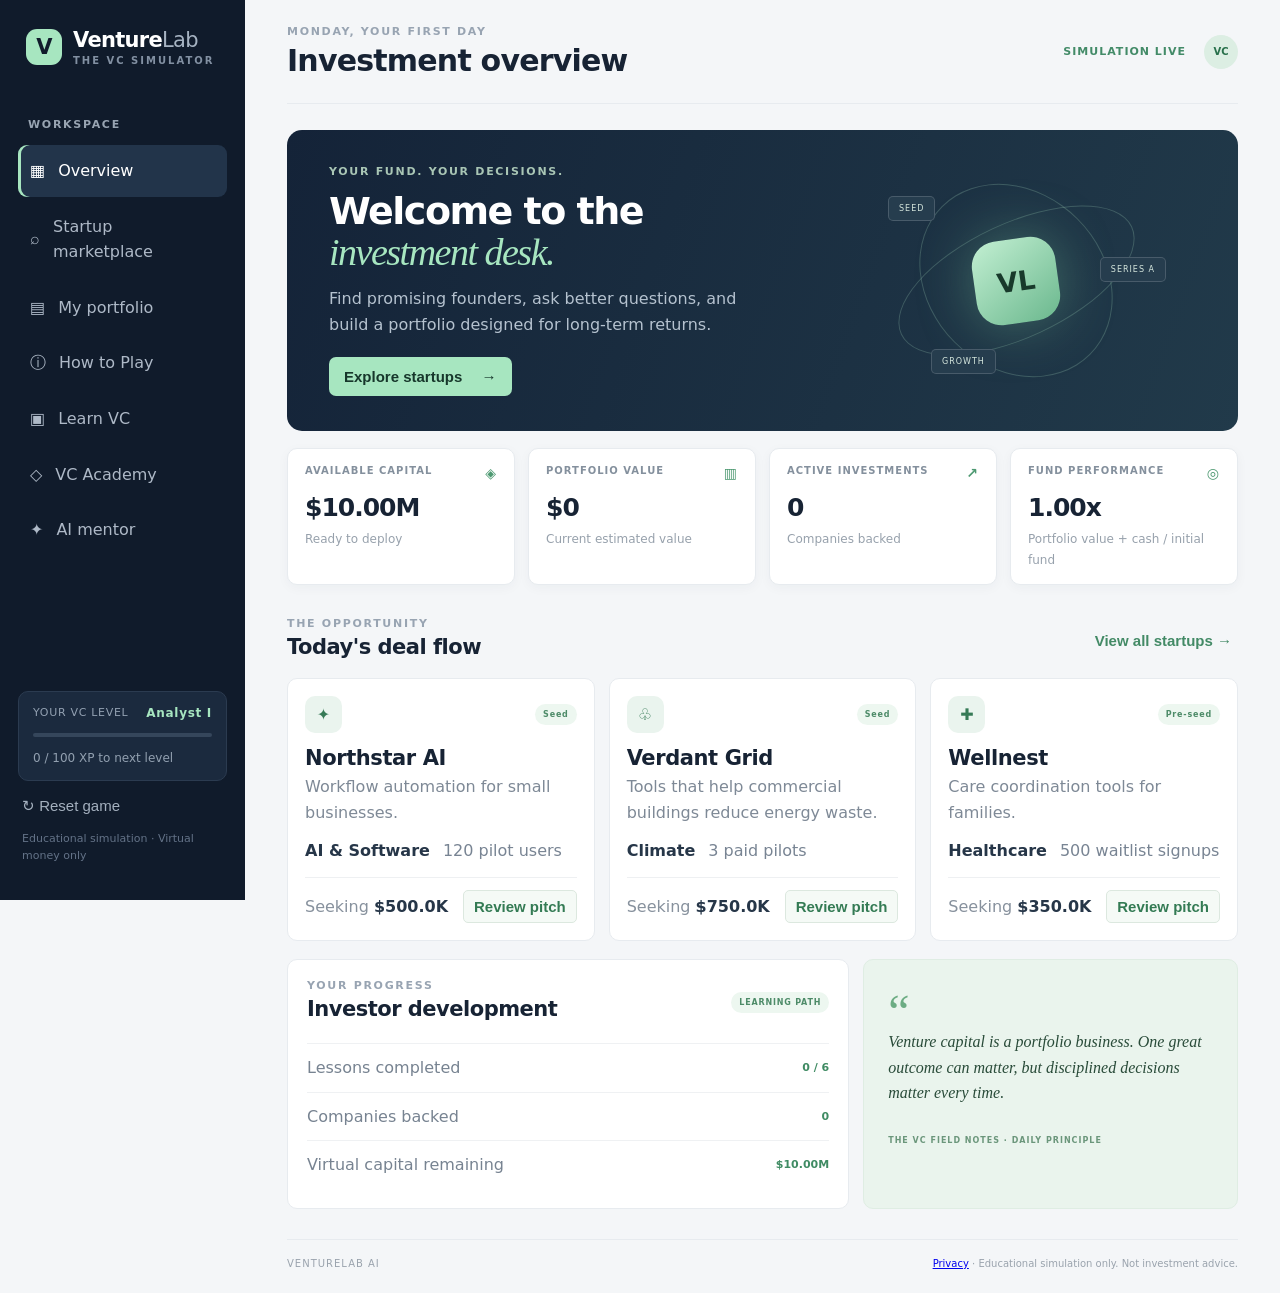
<file: index.html>
<!doctype html>
<html lang="en">
<head>
  <meta charset="utf-8">
  <meta name="viewport" content="width=device-width,initial-scale=1">
  <meta name="theme-color" content="#101827">
  <meta name="description" content="Learn venture capital by building a virtual startup portfolio.">
  <title>VentureLab — Learn to invest</title>
  <link rel="manifest" href="manifest.webmanifest">
  <link rel="icon" href="assets/icon.svg" type="image/svg+xml">
  <link rel="stylesheet" href="styles.css">
</head>
<body>
  <div class="shell">
    <aside class="sidebar">
      <a class="brand" href="#"><span class="brand-mark">V</span><span>Venture<span class="muted">Lab</span><small>THE VC SIMULATOR</small></span></a>
      <div class="nav-label">WORKSPACE</div>
      <button class="nav active" data-view="overview">▦ <span>Overview</span></button>
      <button class="nav" data-view="marketplace">⌕ <span>Startup marketplace</span></button>
      <button class="nav" data-view="portfolio">▤ <span>My portfolio</span></button>
      <button class="nav" data-view="howtoplay">ⓘ <span>How to Play</span></button>
      <button class="nav" data-view="learnvc">▣ <span>Learn VC</span></button>
      <button class="nav" data-view="academy">◇ <span>VC Academy</span></button>
      <button class="nav" data-view="mentor">✦ <span>AI mentor</span></button>
      <div class="sidebar-bottom">
        <div class="level-card"><div class="level-top"><span>YOUR VC LEVEL</span><b id="levelName">Analyst I</b></div><div class="progress"><i id="xpBar"></i></div><small id="xpText">0 / 100 XP to next level</small></div>
        <button class="reset-link" id="resetBtn">↻ Reset game</button>
        <p class="side-note">Educational simulation · Virtual money only</p>
      </div>
    </aside>

    <main class="main">
      <header class="topbar">
        <div><div class="eyebrow">MONDAY, YOUR FIRST DAY</div><h1 id="pageTitle">Investment overview</h1></div>
        <div class="top-actions"><span class="status-dot">SIMULATION LIVE</span><div class="avatar">VC</div></div>
      </header>

      <section id="overview" class="view active">
        <div class="welcome">
          <div><div class="eyebrow light">YOUR FUND. YOUR DECISIONS.</div><h2>Welcome to the<br><em>investment desk.</em></h2><p>Find promising founders, ask better questions, and build a portfolio designed for long-term returns.</p><button class="primary" data-go="marketplace">Explore startups <span>→</span></button></div>
          <div class="welcome-art"><div class="orbit orbit-one"></div><div class="orbit orbit-two"></div><div class="orb-core">VL</div><div class="float-tag tag-one">SEED</div><div class="float-tag tag-two">SERIES A</div><div class="float-tag tag-three">GROWTH</div></div>
        </div>
        <div class="metrics">
          <article class="metric"><div class="metric-head">AVAILABLE CAPITAL <span>◈</span></div><strong id="cashMetric">$10.00M</strong><small>Ready to deploy</small></article>
          <article class="metric"><div class="metric-head">PORTFOLIO VALUE <span>▥</span></div><strong id="portfolioMetric">$0</strong><small>Current estimated value</small></article>
          <article class="metric"><div class="metric-head">ACTIVE INVESTMENTS <span>↗</span></div><strong id="investmentsMetric">0</strong><small>Companies backed</small></article>
          <article class="metric"><div class="metric-head">FUND PERFORMANCE <span>◎</span></div><strong id="multipleMetric">0.00x</strong><small>Portfolio value + cash / initial fund</small></article>
        </div>
        <div class="section-heading"><div><div class="eyebrow">THE OPPORTUNITY</div><h3>Today's deal flow</h3></div><button class="text-button" data-go="marketplace">View all startups →</button></div>
        <div id="featuredGrid" class="startup-grid"></div>
        <div class="bottom-grid">
          <article class="panel"><div class="panel-heading"><div><div class="eyebrow">YOUR PROGRESS</div><h3>Investor development</h3></div><span class="pill">LEARNING PATH</span></div><div id="progressItems"></div></article>
          <article class="panel quote-panel"><div class="quote-mark">“</div><p id="dailyTip">Venture capital is a portfolio business. One great outcome can matter, but disciplined decisions matter every time.</p><small>THE VC FIELD NOTES · DAILY PRINCIPLE</small></article>
        </div>
      </section>

      <section id="marketplace" class="view">
        <div class="intro-row"><div><div class="eyebrow">DEAL FLOW</div><h2>Find the next breakout.</h2><p>Review founder pitches and decide which companies deserve a closer look.</p></div><button class="primary" id="generateBtn">✦ Generate new startups</button></div>
        <div class="filter-row"><div class="search-box">⌕ <input id="searchInput" placeholder="Search startups or industries..."></div><select id="sectorFilter"><option value="All">All industries</option><option>AI & Software</option><option>Healthcare</option><option>Climate</option><option>Fintech</option><option>Consumer</option><option>Education</option></select></div>
        <div id="marketGrid" class="startup-grid"></div>
      </section>

      <section id="portfolio" class="view">
        <div class="intro-row"><div><div class="eyebrow">FUND MANAGEMENT</div><h2>Your investment portfolio.</h2><p>Track ownership, paper value, and available capital.</p></div><div class="fund-total"><small>AVAILABLE CAPITAL</small><strong id="cashPortfolio">$10.00M</strong></div></div>
        <div class="metrics compact"><article class="metric"><div class="metric-head">INVESTED CAPITAL</div><strong id="investedMetric">$0</strong></article><article class="metric"><div class="metric-head">PAPER VALUE</div><strong id="paperMetric">$0</strong></article><article class="metric"><div class="metric-head">UNREALIZED GAIN / LOSS</div><strong id="gainMetric">$0</strong></article></div>
        <div class="panel table-panel"><div class="panel-heading portfolio-tools"><div><h3>Portfolio companies</h3><span class="pill" id="portfolioCount">0 COMPANIES</span><small id="quarterLabel" class="quarter-label">Quarter 1 · Year 1</small></div><div class="tool-buttons"><button class="small-button" id="exportBtn">Export save</button><button class="small-button" id="importBtn">Import save</button><button class="primary" id="advanceBtn">Advance quarter →</button><input id="importFile" type="file" accept="application/json" hidden></div></div><div id="quarterReport" class="quarter-report" hidden></div><div id="portfolioTable" class="table-wrap"><div class="empty">You haven't made an investment yet. Explore the marketplace to find your first company.</div></div></div>
      </section>

      <section id="howtoplay" class="view">
        <div class="intro-row"><div><div class="eyebrow">PLAYER GUIDE</div><h2>How to play VentureLab.</h2><p>You are managing a fictional venture capital fund. Your job is to find promising startups, decide how much virtual money to invest, and learn how a portfolio changes over time.</p></div><div class="pill">START HERE · 5 STEPS</div></div>
        <div class="guide-grid">
          <article class="guide-card"><span class="guide-number">01</span><h3>Start with your fund</h3><p>You begin with <b>$10,000,000 in virtual capital</b>. This is your fund budget. It is not real money and cannot be withdrawn or spent outside the game.</p></article>
          <article class="guide-card"><span class="guide-number">02</span><h3>Explore the marketplace</h3><p>Open <b>Startup marketplace</b> to review fictional companies. Search by name or industry, read each pitch, and consider its product, customers, traction, team, and risks.</p></article>
          <article class="guide-card"><span class="guide-number">03</span><h3>Review and invest</h3><p>Select <b>Review pitch</b>, enter an investment amount, and check the estimated ownership preview. Choose an amount you can afford, then confirm your virtual investment.</p></article>
          <article class="guide-card"><span class="guide-number">04</span><h3>Manage your portfolio</h3><p>Visit <b>My portfolio</b> to see how much you invested, your estimated ownership, paper value, and gain or loss. You can export a save or import one later.</p></article>
          <article class="guide-card"><span class="guide-number">05</span><h3>Advance time and learn</h3><p>Choose <b>Advance quarter</b> to simulate the next three months. Company estimates may rise or fall. Complete VC Academy lessons to earn XP and build your investor level.</p></article>
          <article class="guide-card"><span class="guide-number">BONUS</span><h3>Try a simulated exit</h3><p>Use <b>Simulate exit</b> beside a portfolio company to model a fictional sale. The company leaves your portfolio and the game adds simulated proceeds to your virtual cash.</p></article>
        </div>
        <div class="panel guide-panel"><div class="eyebrow">GAME RULES</div><h3>Rules to remember</h3><ul class="rules-list"><li><b>Virtual money only:</b> all companies, investments, valuations, market changes, and exits are fictional game simulations.</li><li><b>Stay within your budget:</b> an investment must be at least $10,000 and cannot exceed your available virtual cash.</li><li><b>Ownership is an estimate:</b> the game calculates it as investment ÷ (pre-money valuation + investment).</li><li><b>Quarterly changes are random:</b> advancing a quarter changes portfolio paper values. These changes are not predictions of real company performance.</li><li><b>Learn before you invest:</b> use the VC Academy and mentor to understand terms and think through risks.</li><li><b>Progress is saved in this browser:</b> use Export save to keep a backup before switching devices or clearing browser data.</li></ul></div>
      </section>

      <section id="learnvc" class="view">
        <div class="intro-row"><div><div class="eyebrow">THE REAL-WORLD CONCEPTS</div><h2>Learn venture capital.</h2><p>Venture capital (VC) is a type of investing that provides money to young companies with the potential to grow. In return, investors usually receive an ownership stake. The concepts below explain what your actions in VentureLab represent.</p></div><div class="pill">CONCEPTS IN CONTEXT</div></div>
        <div class="guide-grid vc-grid">
          <article class="guide-card"><h3>What is a venture capitalist?</h3><p>A venture capitalist invests money from a fund into startups. The investor looks for companies that could grow significantly, while understanding that some startups may not succeed.</p><div class="game-connection"><b>In the game:</b> You act as the investor managing a $10M virtual fund.</div></article>
          <article class="guide-card"><h3>Deal flow</h3><p>Deal flow means the startups and investment opportunities an investor gets to review. Investors compare many opportunities before deciding which deserve attention.</p><div class="game-connection"><b>In the game:</b> The Startup marketplace is your deal flow. Search, compare, and review pitches.</div></article>
          <article class="guide-card"><h3>Due diligence</h3><p>Due diligence is the research an investor does before investing. It can include checking customer demand, competition, market size, finances, product quality, risks, and the founding team.</p><div class="game-connection"><b>In the game:</b> Reviewing a pitch is your first research step. Think about what you would need to verify before a real investment.</div></article>
          <article class="guide-card"><h3>Valuation</h3><p>Valuation is an estimate of what a company is worth. Pre-money valuation is the estimated value before a new investment. Post-money valuation is the pre-money value plus the new investment.</p><div class="game-connection"><b>In the game:</b> Each pitch shows a pre-money valuation. Your investment amount affects the estimated ownership preview.</div></article>
          <article class="guide-card"><h3>Equity and ownership</h3><p>Equity means ownership in a company. Investors often receive shares in exchange for funding. A larger investment relative to the company's post-money valuation generally means a larger ownership percentage.</p><div class="game-connection"><b>In the game:</b> The ownership percentage shown in the pitch dialog estimates the share of the company associated with your investment.</div></article>
          <article class="guide-card"><h3>Portfolio diversification</h3><p>A portfolio is the collection of investments a fund holds. Diversification means spreading investments across different companies or sectors rather than depending on just one outcome.</p><div class="game-connection"><b>In the game:</b> Your portfolio page shows all companies you back and how much virtual capital remains.</div></article>
          <article class="guide-card"><h3>Paper value vs. realized return</h3><p>Paper value is an estimate of what an investment may be worth now. It is not cash in your account. A realized return happens when an investment is sold or otherwise converted into proceeds.</p><div class="game-connection"><b>In the game:</b> Paper value changes as quarters pass. A simulated exit moves fictional proceeds into your virtual cash.</div></article>
          <article class="guide-card"><h3>Exit</h3><p>An exit is a way investors may receive a return, often when a startup is acquired by another company or becomes publicly traded. Exits are uncertain and can take years.</p><div class="game-connection"><b>In the game:</b> Simulate exit models one possible outcome. It is random and is not a forecast.</div></article>
          <article class="guide-card"><h3>Dilution</h3><p>Dilution happens when a company issues additional shares, often during a later funding round. Earlier investors usually own a smaller percentage afterward, even if the company has become more valuable.</p><div class="game-connection"><b>In the game:</b> Learn this concept in VC Academy and ask the mentor how future funding rounds can affect ownership.</div></article>
        </div>
        <div class="panel guide-panel"><div class="eyebrow">A SIMPLE EXAMPLE</div><h3>How an investment can work</h3><p>Imagine a fictional startup has a <b>$4 million pre-money valuation</b>. You invest <b>$1 million</b>. Its post-money valuation becomes $5 million, so your estimated ownership is $1 million ÷ $5 million = <b>20%</b>.</p><p>This is a simplified example. Real investment agreements can include additional terms that affect ownership and returns.</p><button class="primary" data-go="marketplace">Practice in the startup marketplace →</button></div>
      </section>

      <section id="academy" class="view">
        <div class="intro-row"><div><div class="eyebrow">LEARN BY DOING</div><h2>VC Academy.</h2><p>Build the knowledge to make thoughtful investment decisions.</p></div><div class="pill">SHORT LESSONS · EARN XP</div></div>
        <div id="lessonGrid" class="lesson-grid"></div>
      </section>

      <section id="mentor" class="view">
        <div class="intro-row"><div><div class="eyebrow">YOUR INVESTMENT COACH</div><h2>Ask the VC mentor.</h2><p>A built-in learning assistant that explains core venture concepts and reviews your game decisions.</p></div><span class="mentor-icon">✦</span></div>
        <div class="mentor-layout"><div class="panel chat-panel"><div class="chat-head"><div class="mentor-avatar">✦</div><div><b>VentureLab Mentor</b><small><span class="online-dot"></span> Learning mode · Available offline</small></div></div><div id="chatMessages" class="chat-messages"><div class="bubble assistant">Welcome to your investment desk. Ask me about valuation, dilution, due diligence, portfolio construction, or your current game. I'll help you understand the reasoning behind each decision.</div></div><form id="mentorForm" class="chat-form"><input id="mentorInput" placeholder="Ask about a VC concept or your portfolio..." autocomplete="off"><button class="primary" type="submit">Send ↑</button></form></div><div class="panel prompts"><div class="eyebrow">QUICK QUESTIONS</div><button data-prompt="Explain pre-money and post-money valuation with an example.">Pre-money vs. post-money</button><button data-prompt="How do I calculate my ownership percentage?">How does ownership work?</button><button data-prompt="What should I look for during due diligence?">Due diligence checklist</button><button data-prompt="Explain dilution in a future funding round.">What is dilution?</button><button data-prompt="Review my portfolio and tell me what I should learn from it.">Review my portfolio</button><div class="notice">This mentor uses a free, built-in knowledge base and game data. It is not a live generative AI service.</div></div></div>
      </section>

      <footer>VENTURELAB AI <span><a href="privacy.html">Privacy</a> · Educational simulation only. Not investment advice.</span></footer>
    </main>
  </div>

  <dialog id="startupDialog" class="modal"><div id="dialogContent"></div><button class="modal-close" id="closeDialog" aria-label="Close">×</button></dialog>
  <div id="toast" class="toast" role="status"></div>
  <script src="app.js"></script>
</body>
</html>
</file>
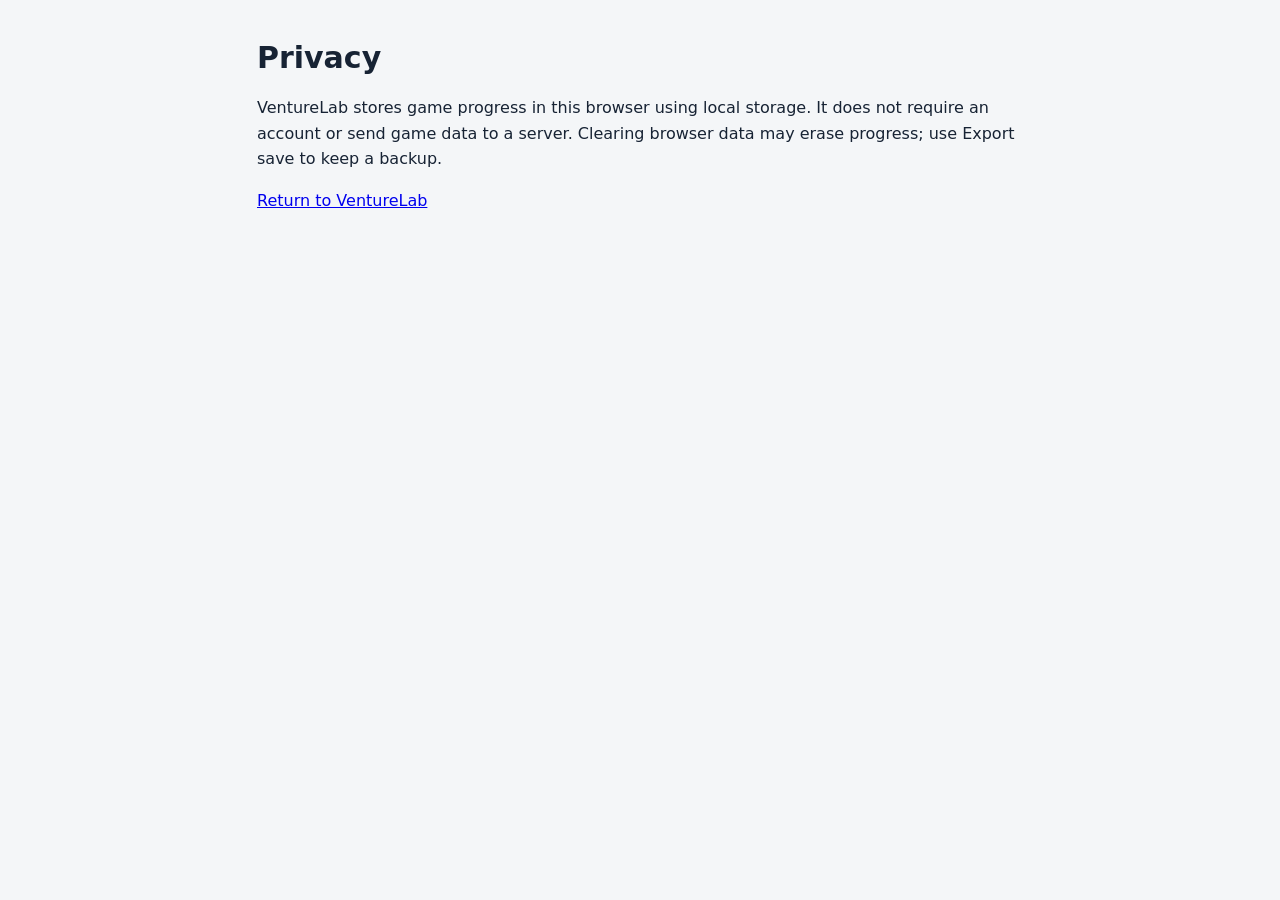
<file: privacy.html>
<!doctype html><html lang="en"><meta charset="utf-8"><meta name="viewport" content="width=device-width,initial-scale=1"><title>VentureLab Privacy</title><link rel="stylesheet" href="styles.css"><main class="main" style="margin:40px auto;max-width:850px"><h1>Privacy</h1><p>VentureLab stores game progress in this browser using local storage. It does not require an account or send game data to a server. Clearing browser data may erase progress; use Export save to keep a backup.</p><p><a href="./">Return to VentureLab</a></p></main></html>
</file>
<file: styles.css>
:root{--bg:#f4f6f8;--ink:#172334;--muted:#7b8796;--navy:#101b2b;--navy2:#18283d;--line:#e7ebef;--green:#a7e6c0;--green-dark:#237b52;--gold:#d8b878;--white:#fff;--shadow:0 12px 34px rgba(22,37,55,.07)}
*{box-sizing:border-box}body{margin:0;background:var(--bg);color:var(--ink);font-family:Inter,ui-sans-serif,system-ui,-apple-system,BlinkMacSystemFont,"Segoe UI",sans-serif;font-size:14px}.shell{min-height:100vh}.sidebar{position:fixed;inset:0 auto 0 0;width:245px;background:var(--navy);color:#fff;padding:28px 18px;display:flex;flex-direction:column;z-index:5}.brand{display:flex;align-items:center;gap:11px;color:#fff;text-decoration:none;font-size:19px;font-weight:750;letter-spacing:-.7px;margin:0 8px 52px}.brand-mark{width:36px;height:36px;border-radius:11px;background:var(--green);color:var(--navy);display:grid;place-items:center;font-size:21px;font-weight:900}.brand small{display:block;color:#8290a2;font-size:8px;letter-spacing:2px;margin-top:3px}.muted{color:#a6b3c2;font-weight:450}.nav-label,.eyebrow{font-size:9px;font-weight:800;letter-spacing:1.7px;color:#98a4b2}.nav-label{margin:0 10px 12px}.nav{border:0;background:none;color:#aeb9c7;padding:13px 12px;text-align:left;border-radius:9px;display:flex;gap:13px;align-items:center;font:inherit;cursor:pointer;margin:2px 0}.nav span{font-size:12px}.nav:hover,.nav.active{background:#22344a;color:#fff}.nav.active{box-shadow:inset 3px 0 var(--green)}.sidebar-bottom{margin-top:auto}.level-card{background:#1b2a3e;border:1px solid #2b3b50;padding:14px;border-radius:10px}.level-top{display:flex;justify-content:space-between;gap:8px;font-size:9px;color:#93a1b2;letter-spacing:.7px}.level-top b{color:var(--green);font-size:10px}.progress{height:4px;background:#35465b;border-radius:9px;margin:13px 0 8px;overflow:hidden}.progress i{display:block;width:0;height:100%;background:var(--green)}.level-card small{color:#92a0b0;font-size:9px}.reset-link{background:none;border:0;color:#a4b0be;padding:16px 4px 8px;cursor:pointer;font-size:11px}.side-note{font-size:9px;color:#637287;line-height:1.5;margin:8px 4px}.main{margin-left:245px;padding:0 42px;max-width:1600px}.topbar{height:104px;display:flex;align-items:center;justify-content:space-between;border-bottom:1px solid var(--line);margin-bottom:26px}.topbar h1{font-size:22px;letter-spacing:-.8px;margin:5px 0 0}.top-actions{display:flex;align-items:center;gap:18px}.status-dot{font-size:9px;color:#438b68;font-weight:800;letter-spacing:1px}.status-dot:before,.online-dot{display:inline-block;width:6px;height:6px;background:#56b782;border-radius:50%;margin-right:7px;vertical-align:middle}.avatar{height:34px;width:34px;border-radius:50%;display:grid;place-items:center;background:#dceee3;color:#28704b;font-weight:800;font-size:10px}.view{display:none;padding-bottom:30px}.view.active{display:block}.welcome{min-height:250px;border-radius:15px;background:linear-gradient(110deg,#142338,#213a4a);color:#fff;padding:35px 42px;display:flex;align-items:center;justify-content:space-between;overflow:hidden;position:relative}.welcome h2{font-size:34px;line-height:1.08;letter-spacing:-1.5px;margin:13px 0}.welcome h2 em{font-family:Georgia,serif;color:var(--green);font-weight:400}.welcome p{max-width:430px;color:#b5c2cf;font-size:12px;line-height:1.7;margin:0 0 20px}.eyebrow.light{color:#a9c6b5}.primary{border:0;background:var(--green);color:#17372b;border-radius:7px;padding:11px 15px;font-size:11px;font-weight:800;cursor:pointer;transition:.2s}.primary:hover{background:#c3f0d3;transform:translateY(-1px)}.primary span{margin-left:15px}.welcome-art{width:300px;height:220px;position:relative;display:grid;place-items:center;margin-right:30px}.orbit{position:absolute;border:1px solid rgba(173,226,195,.23);border-radius:50%;transform:rotate(-25deg)}.orbit-one{width:255px;height:115px}.orbit-two{width:210px;height:175px;transform:rotate(45deg)}.orb-core{width:84px;height:84px;border-radius:25px;display:grid;place-items:center;background:linear-gradient(145deg,#c2efd2,#6bb88e);color:#183a2b;font-size:27px;font-weight:900;box-shadow:0 0 55px #7bc79a66;transform:rotate(-8deg)}.float-tag{position:absolute;padding:7px 10px;border:1px solid #ffffff28;background:#263d4e;color:#d5e6dd;border-radius:5px;font-size:8px;letter-spacing:1px}.tag-one{top:25px;left:22px}.tag-two{right:0;top:86px}.tag-three{bottom:17px;left:65px}.metrics{display:grid;grid-template-columns:repeat(4,1fr);gap:13px;margin:17px 0 32px}.metric{background:#fff;border:1px solid var(--line);border-radius:10px;padding:16px 17px;box-shadow:0 3px 12px #1c30400a}.metric-head{font-size:8px;font-weight:800;letter-spacing:1px;color:#84909d;display:flex;justify-content:space-between}.metric-head span{font-size:14px;color:#4d9971}.metric strong{display:block;font-size:25px;letter-spacing:-1px;margin:12px 0 4px}.metric small{font-size:10px;color:#97a1ac}.section-heading,.panel-heading{display:flex;align-items:center;justify-content:space-between}.section-heading{margin:0 0 14px}.section-heading h3,.panel h3{font-size:17px;letter-spacing:-.5px;margin:5px 0}.text-button{border:0;background:none;color:#438a66;font-size:10px;font-weight:800;cursor:pointer}.startup-grid{display:grid;grid-template-columns:repeat(3,minmax(0,1fr));gap:14px}.startup-card,.panel{background:#fff;border:1px solid var(--line);border-radius:10px}.startup-card{padding:17px;transition:.2s}.startup-card:hover{transform:translateY(-2px);box-shadow:var(--shadow)}.card-top{display:flex;justify-content:space-between;align-items:center}.company-icon{height:37px;width:37px;border-radius:10px;display:grid;place-items:center;background:#eaf4ee;color:#367a56;font-size:16px;font-weight:850}.pill{font-size:8px;letter-spacing:.8px;font-weight:800;color:#4d8b68;background:#edf7f0;padding:6px 8px;border-radius:20px}.startup-card h3{font-size:15px;margin:13px 0 4px;letter-spacing:-.4px}.company-desc{color:#7e8996;font-size:10px;line-height:1.6;min-height:32px}.company-meta{display:flex;gap:13px;margin:13px 0;color:#788493;font-size:9px}.company-meta b{color:#263648}.card-foot{border-top:1px solid #eef0f2;padding-top:12px;display:flex;align-items:center;justify-content:space-between}.card-foot span{font-size:9px;color:#87919d}.card-foot b{color:#263648}.small-button{border:1px solid #dce8df;background:#f5faf6;color:#347b54;padding:7px 10px;border-radius:5px;font-size:9px;font-weight:800;cursor:pointer}.small-button:hover{background:#e7f5eb}.bottom-grid{display:grid;grid-template-columns:1.2fr .8fr;gap:14px;margin-top:18px}.panel{padding:19px}.panel-heading{margin-bottom:17px}.progress-row{display:flex;justify-content:space-between;align-items:center;padding:11px 0;border-top:1px solid #eff1f3;font-size:10px}.progress-row span{color:#778391}.progress-row b{color:#3f8b63;font-size:9px}.quote-panel{background:#eaf4ed;border-color:#dfede3;padding:24px}.quote-mark{font:48px Georgia;color:#6cac83;height:35px}.quote-panel p{font:italic 16px/1.55 Georgia;color:#294b39;margin:10px 0 20px}.quote-panel small{font-size:8px;color:#6b967b;letter-spacing:1px;font-weight:800}.intro-row{display:flex;justify-content:space-between;align-items:center;margin:8px 0 23px;gap:20px}.intro-row h2{font-size:26px;letter-spacing:-1px;margin:6px 0}.intro-row p{font-size:11px;color:#83909c;margin:0}.filter-row{display:flex;gap:10px;margin-bottom:16px}.search-box{background:#fff;border:1px solid var(--line);border-radius:7px;padding:0 12px;display:flex;align-items:center;gap:8px;flex:1;color:#85919e}.search-box input{border:0;outline:0;width:100%;padding:11px 0;font:inherit;font-size:11px}.filter-row select{border:1px solid var(--line);border-radius:7px;background:#fff;padding:0 12px;color:#536171;font:inherit;font-size:10px}.fund-total{background:#eaf4ed;border-radius:8px;padding:12px 17px}.fund-total small{display:block;font-size:8px;color:#6e927c;letter-spacing:1px;font-weight:800}.fund-total strong{display:block;font-size:20px;margin-top:4px}.metrics.compact{grid-template-columns:repeat(3,1fr);margin:0 0 18px}.compact .metric strong{font-size:22px}.table-panel{padding:20px}.table-wrap{overflow:auto}.table{width:100%;border-collapse:collapse;text-align:left;min-width:550px}.table th{font-size:8px;color:#8a95a1;letter-spacing:.8px;padding:10px;border-bottom:1px solid var(--line)}.table td{padding:13px 10px;border-bottom:1px solid #f0f2f4;font-size:10px}.table td b{font-size:10px}.empty{padding:32px;text-align:center;color:#87919d;font-size:11px;line-height:1.7}.lesson-grid{display:grid;grid-template-columns:repeat(3,1fr);gap:14px}.lesson{padding:20px;background:#fff;border:1px solid var(--line);border-radius:10px}.lesson-num{font-size:9px;color:#438b66;font-weight:900;letter-spacing:1px}.lesson h3{font-size:15px;margin:10px 0 7px}.lesson p{font-size:10px;line-height:1.65;color:#7e8996;min-height:48px}.lesson button{margin-top:9px}.lesson.done{border-color:#b8dfc5;background:#fbfefc}.mentor-icon{font-size:27px;color:#4e9a70}.mentor-layout{display:grid;grid-template-columns:1fr 250px;gap:15px}.chat-panel{padding:0;overflow:hidden}.chat-head{padding:16px 18px;border-bottom:1px solid var(--line);display:flex;align-items:center;gap:11px}.mentor-avatar{width:35px;height:35px;background:#e5f3e9;border-radius:10px;display:grid;place-items:center;color:#38845a}.chat-head b{display:block;font-size:11px}.chat-head small{font-size:9px;color:#8b96a1}.chat-messages{height:330px;overflow:auto;padding:18px;background:#fbfcfc}.bubble{max-width:85%;padding:12px 14px;border-radius:10px;font-size:11px;line-height:1.7;margin:0 0 12px;white-space:pre-wrap}.bubble.assistant{background:#edf4ef;color:#304b3b;border-top-left-radius:2px}.bubble.user{background:#1b2c40;color:#fff;margin-left:auto;border-top-right-radius:2px}.chat-form{padding:12px;display:flex;gap:8px;border-top:1px solid var(--line)}.chat-form input{flex:1;border:1px solid var(--line);border-radius:6px;padding:11px;font:inherit;font-size:10px;outline-color:#9dd8b2}.prompts{padding:17px}.prompts button{display:block;width:100%;text-align:left;background:#fff;border:1px solid var(--line);padding:10px;border-radius:6px;margin-top:9px;font-size:9px;color:#506071;cursor:pointer}.prompts button:hover{border-color:#9bcbaa;background:#f7fbf8}.notice{margin-top:16px;padding:10px;background:#f5f6f7;border-radius:6px;font-size:9px;line-height:1.6;color:#87919c}footer{border-top:1px solid var(--line);padding:18px 0 24px;color:#9aa3ad;font-size:8px;letter-spacing:1px;display:flex;justify-content:space-between}footer span{letter-spacing:0}.modal{border:0;border-radius:13px;padding:0;width:min(590px,calc(100% - 28px));box-shadow:0 25px 90px #0c182855;color:var(--ink)}.modal::backdrop{background:#0c1829a8;backdrop-filter:blur(3px)}#dialogContent{padding:27px}.modal-close{position:absolute;right:14px;top:10px;border:0;background:none;font-size:24px;color:#8b96a1;cursor:pointer}.modal h2{font-size:23px;margin:8px 0}.modal p{font-size:11px;line-height:1.7;color:#758291}.detail-stats{display:grid;grid-template-columns:repeat(3,1fr);gap:8px;margin:17px 0}.detail-stat{background:#f4f7f5;border-radius:7px;padding:11px}.detail-stat small{display:block;font-size:8px;color:#85918c}.detail-stat b{display:block;margin-top:6px;font-size:14px}.field{display:block;margin:12px 0}.field span{display:block;font-size:9px;color:#697785;margin-bottom:6px;font-weight:800}.field input,.field select{width:100%;border:1px solid var(--line);border-radius:6px;padding:10px;font:inherit;font-size:11px}.toast{position:fixed;bottom:20px;right:22px;background:#172b3c;color:#fff;padding:12px 16px;border-radius:7px;font-size:10px;box-shadow:var(--shadow);opacity:0;transform:translateY(8px);transition:.2s;pointer-events:none;z-index:20}.toast.show{opacity:1;transform:translateY(0)}
@media(max-width:1100px){.main{padding:0 25px}.startup-grid{grid-template-columns:repeat(2,1fr)}.welcome-art{margin-right:0;width:230px}.metrics{gap:8px}.metric{padding:13px}.metric strong{font-size:21px}}
@media(max-width:760px){.sidebar{position:sticky;top:0;width:auto;height:auto;inset:auto;padding:10px 12px;display:flex;flex-direction:row;align-items:center;overflow-x:auto}.brand{margin:0 15px 0 0;font-size:15px;flex-shrink:0}.brand-mark{width:30px;height:30px}.brand small,.nav-label,.sidebar-bottom{display:none}.nav{padding:9px 10px;white-space:nowrap;gap:6px;margin:0}.nav span{font-size:10px}.main{margin:0;padding:0 15px}.topbar{height:78px;margin-bottom:16px}.topbar h1{font-size:18px}.status-dot{display:none}.welcome{padding:25px;min-height:220px}.welcome h2{font-size:29px}.welcome-art{width:115px;transform:scale(.7);margin-left:-20px}.welcome p{font-size:10px}.metrics{grid-template-columns:repeat(2,1fr);margin:12px 0 23px}.metric strong{font-size:22px}.startup-grid{grid-template-columns:1fr}.bottom-grid,.mentor-layout{grid-template-columns:1fr}.intro-row{align-items:flex-start;flex-direction:column}.intro-row h2{font-size:23px}.filter-row{flex-wrap:wrap}.search-box{min-width:100%}.filter-row select{height:36px}.lesson-grid{grid-template-columns:1fr}.metrics.compact{grid-template-columns:1fr}.fund-total{width:100%}.chat-messages{height:300px}.prompts{order:-1}footer{gap:10px;line-height:1.5}footer span{text-align:right}.welcome-art{position:absolute;right:-24px;opacity:.55}.welcome>div:first-child{position:relative;z-index:1;max-width:80%}}

.portfolio-tools{align-items:center;gap:12px}.portfolio-tools h3{margin-bottom:8px}.quarter-label{display:block;color:#87929e;font-size:9px;margin-top:7px}.tool-buttons{display:flex;gap:7px;align-items:center;flex-wrap:wrap}.quarter-report{background:#eef7f0;border:1px solid #d8eadc;color:#315d41;padding:12px 14px;border-radius:7px;font-size:10px;line-height:1.6;margin:0 0 14px}.table td .exit-button{margin-top:5px;border:0;background:#f7eeee;color:#a45151;padding:5px 7px;border-radius:4px;font-size:8px;cursor:pointer}.table td .exit-button:hover{background:#f2dddd}
@media(max-width:760px){.portfolio-tools{align-items:flex-start;flex-direction:column}.tool-buttons{width:100%}.tool-buttons button{flex:1}.tool-buttons .primary{flex:1.4}}

/* Readability update */
body{font-size:16px}
.nav-label,.eyebrow{font-size:11px}
.brand{font-size:21px}.brand small{font-size:10px}
.nav span{font-size:14px}
.level-top{font-size:11px}.level-top b,.level-card small{font-size:12px}
.reset-link{font-size:13px}.side-note{font-size:11px}
.topbar h1{font-size:25px}.status-dot{font-size:11px}
.welcome p{font-size:14px}.primary{font-size:13px}
.metric-head{font-size:10px}.metric small{font-size:12px}
.company-desc{font-size:12px}.company-meta{font-size:11px}
.card-foot span{font-size:11px}.small-button{font-size:11px}
.progress-row{font-size:12px}.progress-row b{font-size:11px}
.intro-row p{font-size:13px}.search-box input,.filter-row select{font-size:13px}
.table th{font-size:10px}.table td,.table td b{font-size:12px}
.empty{font-size:13px}.lesson-num{font-size:11px}.lesson p{font-size:12px}
.chat-head b{font-size:13px}.chat-head small{font-size:11px}
.bubble{font-size:13px}.chat-form input{font-size:13px}
.prompts button{font-size:11px}.notice{font-size:11px}
footer{font-size:10px}.modal p{font-size:13px}
.detail-stat small{font-size:10px}.field span{font-size:11px}
.field input,.field select{font-size:13px}.toast{font-size:12px}
.quarter-label{font-size:11px}.quarter-report{font-size:12px}


/* Player guide and venture-capital learning sections */
.guide-grid{display:grid;grid-template-columns:repeat(2,minmax(0,1fr));gap:16px;margin:20px 0}
.guide-card{background:#fff;border:1px solid var(--line);border-radius:10px;padding:20px;box-shadow:var(--shadow)}
.guide-card h3{font-size:18px;margin:8px 0 10px;color:var(--ink)}
.guide-card p,.guide-panel p{font-size:14px;line-height:1.75;color:#687786;margin:0}
.guide-number{display:inline-flex;align-items:center;justify-content:center;width:34px;height:34px;border-radius:9px;background:#edf5ef;color:#34734a;font-weight:800;font-size:13px}
.guide-panel{padding:22px;margin:20px 0}
.guide-panel h3{margin:8px 0 12px}
.rules-list{padding-left:21px;margin:12px 0 0;color:#687786;font-size:14px;line-height:1.8}
.rules-list li{padding:4px 0}
.game-connection{margin-top:15px;padding:12px 13px;background:#f3f7f4;border-left:3px solid #8eb99a;border-radius:5px;color:#486252;font-size:13px;line-height:1.65}
.vc-grid .guide-card{min-height:190px}
.guide-panel .primary{margin-top:14px}
@media(max-width:760px){.guide-grid{grid-template-columns:1fr;gap:12px}.guide-card{padding:17px}.guide-card h3{font-size:17px}.guide-card p,.guide-panel p,.rules-list{font-size:13px}.guide-panel{padding:17px}}

/* LARGER TEXT UPDATE */
body {
    font-size: 18px !important;
}

.main p,
.main li,
.main label,
.main input,
.main select,
.main textarea,
.nav,
.nav span,
.company-desc,
.company-meta,
.card-foot span,
.progress-row,
.lesson p,
.bubble,
.table th,
.table td {
    font-size: 16px !important;
    line-height: 1.6 !important;
}

.main h1 {
    font-size: 30px !important;
}

.main h2 {
    font-size: 38px !important;
}

.main h3 {
    font-size: 21px !important;
}

button {
    font-size: 15px !important;
}
</file>
